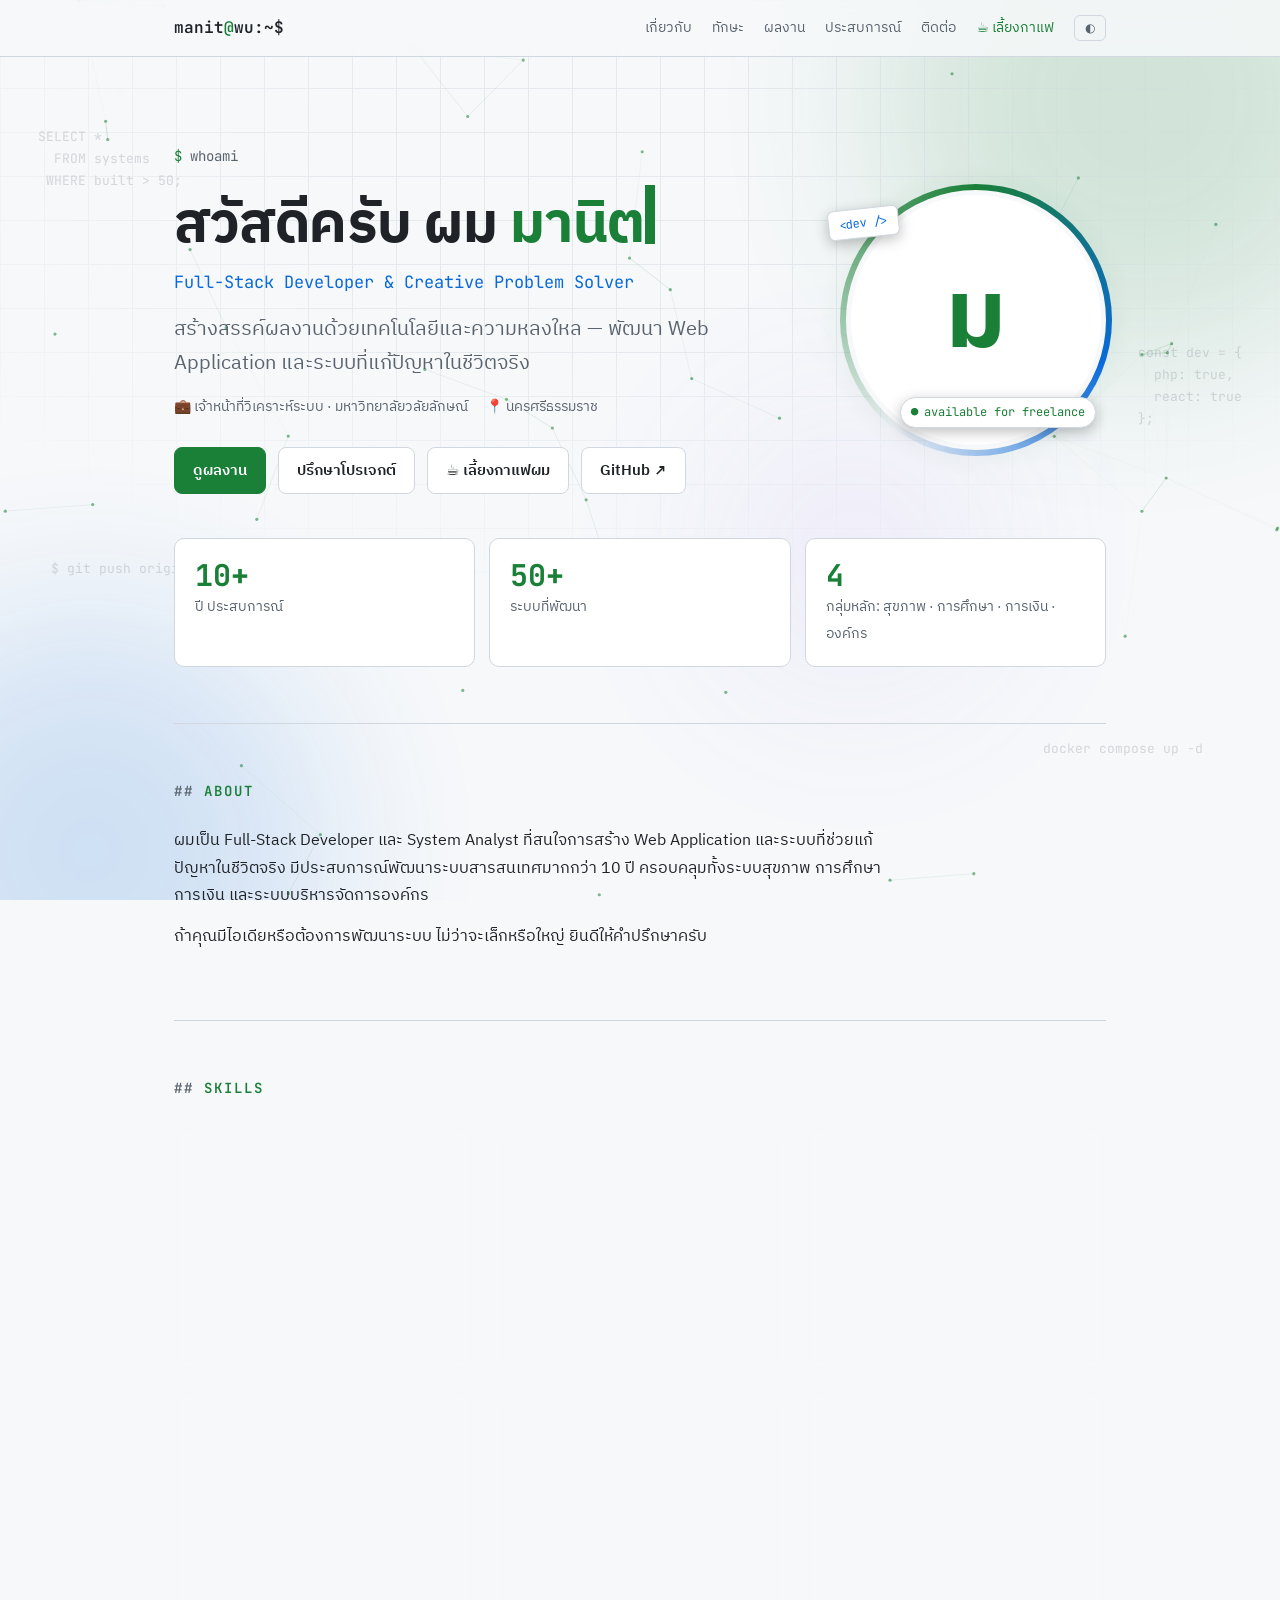
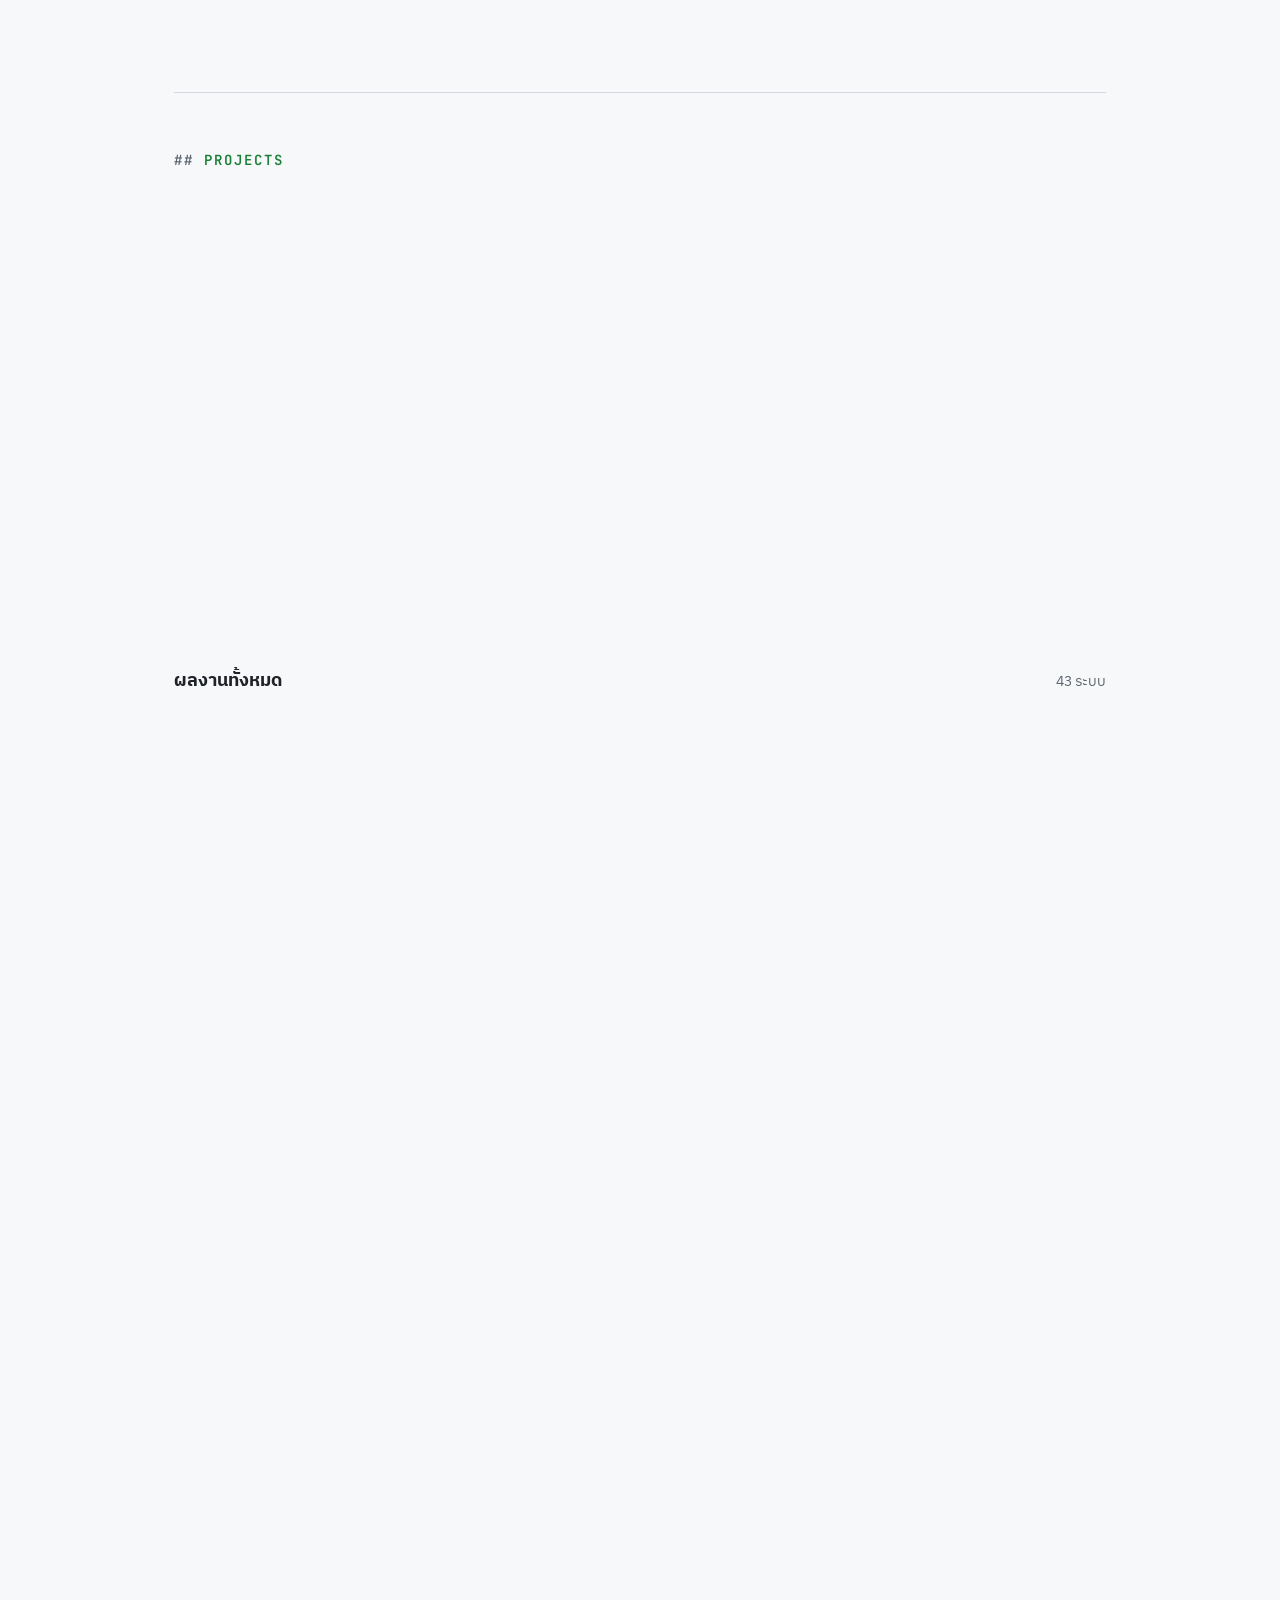
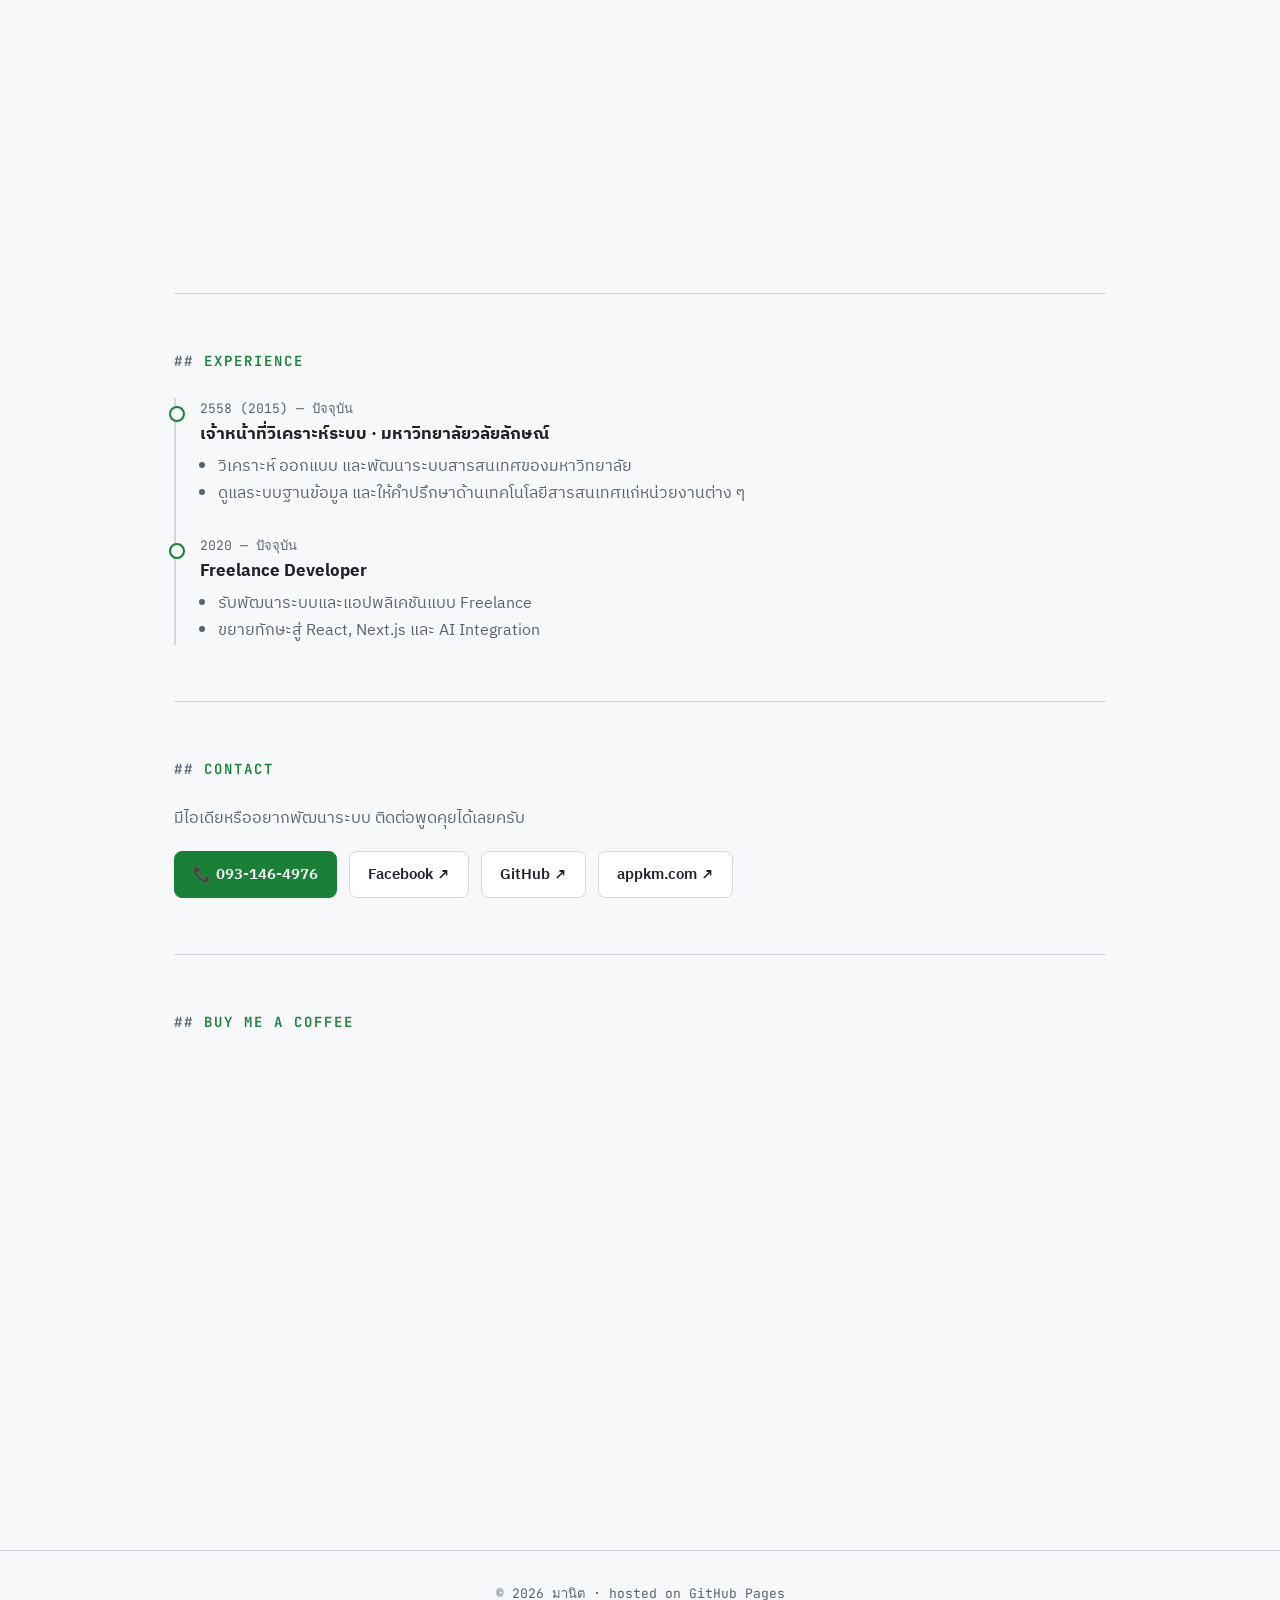
<file: index-classic.html>
<!DOCTYPE html>
<html lang="th">
<head>
<meta charset="UTF-8">
<meta name="viewport" content="width=device-width, initial-scale=1.0">
<title>มานิต (Manit) — Full-Stack Developer & System Analyst</title>
<meta name="description" content="มานิต — Full-Stack Developer และเจ้าหน้าที่วิเคราะห์ระบบ มหาวิทยาลัยวลัยลักษณ์ ประสบการณ์กว่า 10 ปี พัฒนาระบบสารสนเทศมาแล้ว 50+ ระบบ">
<meta property="og:title" content="มานิต (Manit) — Full-Stack Developer & System Analyst">
<meta property="og:description" content="ประสบการณ์พัฒนาระบบสารสนเทศกว่า 10 ปี · 50+ ระบบ · มหาวิทยาลัยวลัยลักษณ์">
<link rel="preconnect" href="https://fonts.googleapis.com">
<link rel="preconnect" href="https://fonts.gstatic.com" crossorigin>
<link href="https://fonts.googleapis.com/css2?family=IBM+Plex+Sans+Thai:wght@300;400;600;700&family=JetBrains+Mono:wght@400;600&display=swap" rel="stylesheet">
<style>
  :root{
    --bg:#0d1117; --panel:#161b22; --line:#262d36; --text:#e6edf3; --muted:#8b949e;
    --accent:#3fb950; --accent2:#58a6ff; --track:#21262d;
    --mono:'JetBrains Mono',ui-monospace,monospace; --sans:'IBM Plex Sans Thai',system-ui,sans-serif;
  }
  [data-theme="light"]{
    --bg:#f6f8fa; --panel:#ffffff; --line:#d0d7de; --text:#1f2328; --muted:#59636e;
    --accent:#1a7f37; --accent2:#0969da; --track:#eaeef2;
  }
  *{box-sizing:border-box;margin:0;padding:0}
  html{scroll-behavior:smooth}
  body{background:var(--bg);color:var(--text);font-family:var(--sans);line-height:1.7;font-size:16px}
  a{color:var(--accent2);text-decoration:none}
  a:hover{text-decoration:underline}
  .wrap{max-width:980px;margin:0 auto;padding:0 24px}

  /* background layers */
  .bg{position:fixed;inset:0;z-index:-1;pointer-events:none;overflow:hidden}
  .bg-grid{position:absolute;inset:0;background-image:linear-gradient(var(--line) 1px,transparent 1px),linear-gradient(90deg,var(--line) 1px,transparent 1px);background-size:44px 44px;opacity:.45;-webkit-mask-image:radial-gradient(ellipse 80% 60% at 50% 20%,#000 30%,transparent 80%);mask-image:radial-gradient(ellipse 80% 60% at 50% 20%,#000 30%,transparent 80%)}
  .orb{position:absolute;border-radius:50%;filter:blur(90px);opacity:.28;animation:float 18s ease-in-out infinite}
  .orb.a{width:520px;height:520px;background:var(--accent);top:-160px;right:-120px}
  .orb.b{width:460px;height:460px;background:var(--accent2);bottom:-180px;left:-140px;animation-delay:-9s}
  .orb.c{width:300px;height:300px;background:#a371f7;top:45%;left:55%;opacity:.14;animation-delay:-5s}
  [data-theme="light"] .orb{opacity:.16}
  [data-theme="light"] .orb.c{opacity:.08}
  #net{position:absolute;inset:0;width:100%;height:100%}
  .code-float{position:absolute;font-family:var(--mono);font-size:13px;color:var(--muted);opacity:.22;white-space:pre;animation:drift 26s linear infinite}
  @keyframes float{0%,100%{transform:translate(0,0) scale(1)}50%{transform:translate(40px,30px) scale(1.08)}}
  @keyframes drift{from{transform:translateY(0)}to{transform:translateY(-60px)}}
  section,.card,.proj,.stat{position:relative}
  .card,.proj,.stat{background:color-mix(in srgb,var(--panel) 88%,transparent);backdrop-filter:blur(6px)}
  @media (prefers-reduced-motion:reduce){.orb,.code-float,.avatar::before{animation:none}}
  @media (max-width:760px){.code-float{display:none}}
  nav{position:sticky;top:0;z-index:10;background:color-mix(in srgb,var(--bg) 85%,transparent);backdrop-filter:blur(8px);border-bottom:1px solid var(--line)}
  nav .wrap{display:flex;align-items:center;justify-content:space-between;height:56px}
  .logo{font-family:var(--mono);font-weight:600;color:var(--text)}
  .logo span{color:var(--accent)}
  .links{display:flex;gap:20px;align-items:center;font-size:14px}
  .links a{color:var(--muted)}
  .links a:hover{color:var(--text);text-decoration:none}
  .btn-ghost{background:none;border:1px solid var(--line);color:var(--muted);border-radius:6px;padding:4px 10px;font-family:var(--mono);font-size:12px;cursor:pointer}
  .btn-ghost:hover{color:var(--text);border-color:var(--muted)}

  .hero{padding-top:88px;padding-bottom:56px}
  .prompt{font-family:var(--mono);color:var(--muted);font-size:14px;margin-bottom:16px}
  .prompt b{color:var(--accent);font-weight:400}
  h1{font-size:clamp(36px,6vw,56px);line-height:1.15;font-weight:700;letter-spacing:-.5px}
  h1 .hl{color:var(--accent)}
  .role{margin-top:10px;font-family:var(--mono);font-size:clamp(14px,2vw,17px);color:var(--accent2)}
  .tagline{margin-top:16px;font-size:clamp(17px,2.2vw,20px);color:var(--muted);max-width:680px}
  .meta{margin-top:14px;color:var(--muted);font-size:14px;display:flex;gap:18px;flex-wrap:wrap}
  .cta{margin-top:28px;display:flex;gap:12px;flex-wrap:wrap}
  .btn{display:inline-block;padding:10px 18px;border-radius:8px;font-weight:600;font-size:15px;border:1px solid var(--line);color:var(--text);background:var(--panel)}
  .btn.primary{background:var(--accent);border-color:var(--accent);color:#fff}
  .btn:hover{text-decoration:none;filter:brightness(1.1)}
  .cursor{display:inline-block;width:10px;height:1.05em;background:var(--accent);vertical-align:-2px;animation:blink 1.1s steps(1) infinite}
  @keyframes blink{50%{opacity:0}}

  .hero-grid{display:grid;grid-template-columns:1fr auto;gap:48px;align-items:center}
  .avatar{position:relative;width:260px;height:260px;flex-shrink:0}
  .avatar::before{content:"";position:absolute;inset:-6px;border-radius:50%;background:conic-gradient(from 0deg,var(--accent),var(--accent2),transparent 60%,var(--accent));animation:spin 6s linear infinite;filter:blur(.5px)}
  .avatar::after{content:"";position:absolute;inset:-28px;border-radius:50%;background:radial-gradient(circle,color-mix(in srgb,var(--accent) 22%,transparent),transparent 70%);z-index:-1}
  .avatar .ph{position:absolute;inset:0;border-radius:50%;overflow:hidden;background:var(--panel);border:5px solid var(--bg);display:grid;place-items:center}
  .avatar img{width:100%;height:100%;object-fit:cover}
  .avatar .ini{font-size:96px;font-weight:700;color:var(--accent)}
  .avatar .badge-online{position:absolute;right:10px;bottom:22px;z-index:2;font-family:var(--mono);font-size:12px;background:var(--panel);border:1px solid var(--line);color:var(--accent);padding:4px 10px;border-radius:999px;box-shadow:0 4px 14px rgba(0,0,0,.25)}
  .avatar .badge-online::before{content:"●";margin-right:6px;animation:blink 1.6s steps(1) infinite}
  .avatar .code-tag{position:absolute;left:-18px;top:18px;z-index:2;font-family:var(--mono);font-size:12px;background:var(--panel);border:1px solid var(--line);color:var(--accent2);padding:4px 10px;border-radius:6px;transform:rotate(-6deg);box-shadow:0 4px 14px rgba(0,0,0,.25)}
  @keyframes spin{to{transform:rotate(360deg)}}
  @media (max-width:760px){.hero-grid{grid-template-columns:1fr}.avatar{width:180px;height:180px;order:-1;margin:0 auto 8px}.avatar .ini{font-size:64px}}
  .stats{display:grid;grid-template-columns:repeat(auto-fit,minmax(160px,1fr));gap:14px;margin-top:44px}
  .stat{background:var(--panel);border:1px solid var(--line);border-radius:10px;padding:18px 20px}
  .stat b{display:block;font-family:var(--mono);font-size:30px;color:var(--accent);line-height:1.2}
  .stat span{color:var(--muted);font-size:14px}

  section{padding:56px 0;border-top:1px solid var(--line)}
  h2{font-family:var(--mono);font-size:14px;font-weight:600;color:var(--accent);text-transform:uppercase;letter-spacing:2px;margin-bottom:24px}
  h2::before{content:"## ";color:var(--muted)}
  .about p{max-width:720px;margin-bottom:14px}

  .skills{display:grid;grid-template-columns:repeat(auto-fit,minmax(280px,1fr));gap:16px}
  .card{background:var(--panel);border:1px solid var(--line);border-radius:10px;padding:20px}
  .card h3{font-size:16px;margin-bottom:14px;display:flex;gap:8px;align-items:center}
  .card h3 i{font-style:normal;font-family:var(--mono);color:var(--accent2);font-size:12px}
  .sk{display:flex;justify-content:space-between;align-items:center;gap:10px;font-size:14px;padding:7px 0;border-bottom:1px dashed var(--line)}
  .sk:last-child{border-bottom:none}
  .badge{font-size:12px;font-weight:600;padding:2px 10px;border-radius:999px;white-space:nowrap;border:1px solid}
  .badge.l4{color:#fff;background:var(--accent);border-color:var(--accent)}
  .badge.l3{color:var(--accent);border-color:var(--accent)}
  .badge.l2{color:var(--accent2);border-color:var(--accent2)}
  .badge.l1{color:var(--muted);border-color:var(--line)}
  .featured{display:grid;grid-template-columns:repeat(auto-fit,minmax(280px,1fr));gap:16px}
  .proj{background:var(--panel);border:1px solid var(--line);border-radius:10px;padding:22px;transition:border-color .2s,transform .2s}
  .proj:hover{border-color:var(--accent);transform:translateY(-2px)}
  .proj h3{font-size:18px;margin-bottom:6px}
  .proj p{color:var(--muted);margin-bottom:12px;font-size:15px}
  .tags{display:flex;flex-wrap:wrap;gap:6px}
  .tag{font-family:var(--mono);font-size:12px;padding:3px 9px;border-radius:999px;border:1px solid var(--line);color:var(--muted)}

  .all-head{display:flex;justify-content:space-between;align-items:baseline;margin:40px 0 16px;flex-wrap:wrap;gap:8px}
  .all-head h3{font-size:18px}
  .all-head span{color:var(--muted);font-size:14px}
  .groups{display:grid;grid-template-columns:repeat(auto-fit,minmax(290px,1fr));gap:16px}
  .group h4{font-size:15px;margin-bottom:10px;color:var(--accent2)}
  .group ul{list-style:none;display:grid;gap:6px}
  .group li{font-size:14px;display:flex;justify-content:space-between;gap:10px;border-bottom:1px dashed var(--line);padding-bottom:6px}
  .group li:last-child{border-bottom:none}
  .group li small{font-family:var(--mono);font-size:11px;color:var(--muted);text-align:right;white-space:nowrap}

  .timeline{border-left:2px solid var(--line);padding-left:24px;display:grid;gap:28px}
  .tl{position:relative}
  .tl::before{content:"";position:absolute;left:-31px;top:8px;width:12px;height:12px;border-radius:50%;background:var(--bg);border:2px solid var(--accent)}
  .tl .when{font-family:var(--mono);font-size:13px;color:var(--muted)}
  .tl h3{font-size:17px}
  .tl ul{color:var(--muted);padding-left:18px;margin-top:4px}

  .contact{display:flex;gap:12px;flex-wrap:wrap}
  /* coffee */
  .coffee{display:grid;grid-template-columns:1.1fr .9fr;gap:24px;align-items:stretch}
  .coffee .card{padding:26px}
  .coffee h3{font-size:22px;margin-bottom:6px}
  .coffee .sub{color:var(--muted);margin-bottom:20px}
  .cups{display:grid;grid-template-columns:repeat(4,1fr);gap:10px;margin-bottom:16px}
  .cup{cursor:pointer;border:1px solid var(--line);background:var(--bg);color:var(--text);border-radius:10px;padding:12px 6px;text-align:center;font-family:var(--sans);transition:all .15s}
  .cup:hover{border-color:var(--accent)}
  .cup.on{border-color:var(--accent);background:color-mix(in srgb,var(--accent) 14%,transparent)}
  .cup .ic{font-size:22px;display:block;line-height:1.3}
  .cup b{display:block;font-size:15px}
  .cup small{color:var(--muted);font-size:12px}
  .custom{display:flex;flex-wrap:wrap;align-items:center;gap:10px;white-space:nowrap;margin-bottom:18px;color:var(--muted);font-size:14px}
  .stepper{display:flex;align-items:center;border:1px solid var(--line);border-radius:8px;overflow:hidden}
  .stepper button{background:var(--bg);border:none;color:var(--text);width:36px;height:36px;font-size:18px;cursor:pointer}
  .stepper button:hover{background:var(--track)}
  .stepper input{width:56px;height:36px;border:none;border-left:1px solid var(--line);border-right:1px solid var(--line);background:var(--panel);color:var(--text);text-align:center;font-family:var(--mono);font-size:15px;-moz-appearance:textfield}
  .stepper input::-webkit-inner-spin-button{-webkit-appearance:none}
  .total{display:flex;justify-content:space-between;align-items:baseline;border-top:1px dashed var(--line);padding-top:16px}
  .total span{color:var(--muted)}
  .total b{font-family:var(--mono);font-size:30px;color:var(--accent)}
  .qrbox{display:flex;flex-direction:column;align-items:center;justify-content:center;text-align:center;gap:10px}
  .pp-head{background:#003d6a;color:#fff;font-weight:700;letter-spacing:.5px;padding:6px 16px;border-radius:8px 8px 0 0;width:240px;font-size:14px}
  .qr{background:#fff;padding:14px;border-radius:0 0 8px 8px;width:240px;height:240px;display:grid;place-items:center;margin-top:-10px}
  .qr svg,.qr img{width:100%;height:100%;display:block}
  .qr-amt{font-family:var(--mono);font-size:20px;font-weight:600}
  .qr-to{color:var(--muted);font-size:13px}
  .steam{display:inline-block;animation:steam 2s ease-in-out infinite}
  @keyframes steam{0%,100%{transform:translateY(0)}50%{transform:translateY(-3px)}}
  @media (max-width:760px){.coffee{grid-template-columns:1fr}.cups{grid-template-columns:repeat(2,1fr)}}
  footer{padding:32px 0 48px;border-top:1px solid var(--line);color:var(--muted);font-family:var(--mono);font-size:13px;text-align:center}
  @media (max-width:640px){.links a{display:none}.hero{padding-top:60px;padding-bottom:40px}}
</style>
</head>
<body>
<div class="bg" aria-hidden="true">
  <div class="orb a"></div><div class="orb b"></div><div class="orb c"></div>
  <div class="bg-grid"></div>
  <canvas id="net"></canvas>
  <div class="code-float" style="top:14%;left:3%">SELECT *
  FROM systems
 WHERE built &gt; 50;</div>
  <div class="code-float" style="top:62%;left:4%;animation-delay:-8s">$ git push origin main</div>
  <div class="code-float" style="top:38%;right:3%;animation-delay:-14s">const dev = {
  php: true,
  react: true
};</div>
  <div class="code-float" style="top:82%;right:6%;animation-delay:-4s">docker compose up -d</div>
</div>

<nav>
  <div class="wrap">
    <a href="#" class="logo">manit<span>@</span>wu:~$</a>
    <div class="links">
      <a href="#about">เกี่ยวกับ</a>
      <a href="#skills">ทักษะ</a>
      <a href="#projects">ผลงาน</a>
      <a href="#experience">ประสบการณ์</a>
      <a href="#contact">ติดต่อ</a>
      <a href="#coffee" style="color:var(--accent)">☕ เลี้ยงกาแฟ</a>
      <button class="btn-ghost" id="themeBtn" aria-label="สลับธีม">◐</button>
    </div>
  </div>
</nav>

<header class="hero wrap">
 <div class="hero-grid">
 <div>
  <div class="prompt"><b>$</b> whoami</div>
  <h1>สวัสดีครับ ผม <span class="hl">มานิต</span><span class="cursor"></span></h1>
  <div class="role">Full-Stack Developer &amp; Creative Problem Solver</div>
  <p class="tagline">สร้างสรรค์ผลงานด้วยเทคโนโลยีและความหลงใหล — พัฒนา Web Application และระบบที่แก้ปัญหาในชีวิตจริง</p>
  <div class="meta">
    <span>💼 เจ้าหน้าที่วิเคราะห์ระบบ · มหาวิทยาลัยวลัยลักษณ์</span>
    <span>📍 นครศรีธรรมราช</span>
  </div>
  <div class="cta">
    <a class="btn primary" href="#projects">ดูผลงาน</a>
    <a class="btn" href="#contact">ปรึกษาโปรเจกต์</a>
    <a class="btn" href="#coffee">☕ เลี้ยงกาแฟผม</a>
    <a class="btn" href="https://github.com/manitgithub" target="_blank" rel="noopener">GitHub ↗</a>
  </div>
  </div>
  <div class="avatar">
    <div class="ph"><img src="https://github.com/manitgithub.png?size=520" alt="มานิต" onerror="this.replaceWith(Object.assign(document.createElement('span'),{className:'ini',textContent:'ม'}))"></div>
    <span class="code-tag">&lt;dev /&gt;</span>
    <span class="badge-online">available for freelance</span>
  </div>
 </div>
  <div class="stats">
    <div class="stat"><b>10+</b><span>ปี ประสบการณ์</span></div>
    <div class="stat"><b>50+</b><span>ระบบที่พัฒนา</span></div>
    <div class="stat"><b>4</b><span>กลุ่มหลัก: สุขภาพ · การศึกษา · การเงิน · องค์กร</span></div>
  </div>
</header>

<main class="wrap">

  <section id="about" class="about">
    <h2>About</h2>
    <p>ผมเป็น Full-Stack Developer และ System Analyst ที่สนใจการสร้าง Web Application และระบบที่ช่วยแก้ปัญหาในชีวิตจริง มีประสบการณ์พัฒนาระบบสารสนเทศมากกว่า 10 ปี ครอบคลุมทั้งระบบสุขภาพ การศึกษา การเงิน และระบบบริหารจัดการองค์กร</p>
    <p>ถ้าคุณมีไอเดียหรือต้องการพัฒนาระบบ ไม่ว่าจะเล็กหรือใหญ่ ยินดีให้คำปรึกษาครับ</p>
  </section>

  <section id="skills">
    <h2>Skills</h2>
    <div class="skills" id="skillGrid"></div>
  </section>

  <section id="projects">
    <h2>Projects</h2>
    <div class="featured">
      <article class="proj">
        <h3>Mobile Applications WU Thasala</h3>
        <p>แอปพลิเคชันมือถือของมหาวิทยาลัยวลัยลักษณ์</p>
        <div class="tags"><span class="tag">React Native</span><span class="tag">API Integration</span><span class="tag">Cross-Platform</span></div>
      </article>
      <article class="proj">
        <h3>ระบบ Payment Gateway</h3>
        <p>ระบบชำระเงินออนไลน์แบบ Real-time</p>
        <div class="tags"><span class="tag">Payment Gateway</span><span class="tag">Security</span></div>
      </article>
      <article class="proj">
        <h3>ระบบ AI ประเมินผู้สูงอายุ</h3>
        <p>ระบบช่วยประเมินสุขภาพผู้สูงอายุด้วย AI</p>
        <div class="tags"><span class="tag">Python</span><span class="tag">AI/ML</span><span class="tag">Healthcare</span></div>
      </article>
      <article class="proj">
        <h3>n8n Workflow Automation</h3>
        <p>ระบบอัตโนมัติเชื่อมต่อแอปพลิเคชันต่าง ๆ เข้าด้วยกัน</p>
        <div class="tags"><span class="tag">n8n</span><span class="tag">API Integration</span></div>
      </article>
      <article class="proj">
        <h3>Dashboard Analytics</h3>
        <p>ระบบแสดงผลข้อมูลแบบ Real-time</p>
        <div class="tags"><span class="tag">React</span><span class="tag">Chart.js</span></div>
      </article>
      <article class="proj">
        <h3>TCNAP Plus</h3>
        <p>ระบบบริหารข้อมูลและรายงานผลตามมาตรฐาน</p>
        <div class="tags"><span class="tag">PHP</span><span class="tag">MongoDB</span><span class="tag">Bootstrap</span></div>
      </article>
    </div>

    <div class="all-head"><h3>ผลงานทั้งหมด</h3><span id="count"></span></div>
    <div class="groups" id="groups"></div>
  </section>

  <section id="experience">
    <h2>Experience</h2>
    <div class="timeline">
      <div class="tl">
        <div class="when">2558 (2015) — ปัจจุบัน</div>
        <h3>เจ้าหน้าที่วิเคราะห์ระบบ · มหาวิทยาลัยวลัยลักษณ์</h3>
        <ul>
          <li>วิเคราะห์ ออกแบบ และพัฒนาระบบสารสนเทศของมหาวิทยาลัย</li>
          <li>ดูแลระบบฐานข้อมูล และให้คำปรึกษาด้านเทคโนโลยีสารสนเทศแก่หน่วยงานต่าง ๆ</li>
        </ul>
      </div>
      <div class="tl">
        <div class="when">2020 — ปัจจุบัน</div>
        <h3>Freelance Developer</h3>
        <ul>
          <li>รับพัฒนาระบบและแอปพลิเคชันแบบ Freelance</li>
          <li>ขยายทักษะสู่ React, Next.js และ AI Integration</li>
        </ul>
      </div>
    </div>
  </section>

  <section id="contact">
    <h2>Contact</h2>
    <p style="color:var(--muted);margin-bottom:18px">มีไอเดียหรืออยากพัฒนาระบบ ติดต่อพูดคุยได้เลยครับ</p>
    <div class="contact">
      <a class="btn primary" href="tel:0931464976">📞 093-146-4976</a>
      <a class="btn" href="https://www.facebook.com/charib.chipchip" target="_blank" rel="noopener">Facebook ↗</a>
      <a class="btn" href="https://github.com/manitgithub" target="_blank" rel="noopener">GitHub ↗</a>
      <a class="btn" href="https://appkm.com" target="_blank" rel="noopener">appkm.com ↗</a>
    </div>
  </section>

  <section id="coffee">
    <h2>Buy me a coffee</h2>
    <div class="coffee">
      <div class="card">
        <h3><span class="steam">☕</span> เลี้ยงกาแฟผมสักแก้ว</h3>
        <p class="sub">ถ้าผลงานหรือคำแนะนำของผมมีประโยชน์ เลี้ยงกาแฟเป็นกำลังใจได้นะครับ ขอบคุณมากครับ 🙏</p>
        <div class="cups" id="cups"></div>
        <div class="custom">
          <span>หรือเลือกเอง</span>
          <div class="stepper">
            <button type="button" id="minus" aria-label="ลด">−</button>
            <input type="number" id="qty" min="1" max="99" value="1" aria-label="จำนวนแก้ว">
            <button type="button" id="plus" aria-label="เพิ่ม">+</button>
          </div>
          <span>แก้ว × <b id="unit"></b> บาท</span>
        </div>
        <div class="total"><span>รวม</span><b id="total"></b></div>
      </div>
      <div class="card qrbox">
        <div class="pp-head">PromptPay · พร้อมเพย์</div>
        <div class="qr" id="qr"></div>
        <div class="qr-amt" id="qrAmt"></div>
        <div class="qr-to">สแกนด้วยแอปธนาคารใดก็ได้ · โอนเข้า 093-146-4976</div>
      </div>
    </div>
  </section>

</main>

<footer>© <span id="yr"></span> มานิต · hosted on GitHub Pages</footer>

<script>
const skills = [
  ["System Analysis & Design", [["System Analysis",95],["Database Design",90],["UML & ERD",85],["Requirements Analysis",90]]],
  ["Backend Development", [["PHP",95],["Yii Framework",90],["Node.js",75],["API Development",85]]],
  ["Frontend Development", [["HTML/CSS",95],["JavaScript",90],["React",80],["Bootstrap",90]]],
  ["Database Management", [["MySQL",95],["PostgreSQL",85],["MongoDB",75],["Database Optimization",85]]],
  ["Tools & Methodologies", [["Git/GitHub",90],["Agile/Scrum",80],["Docker",70],["Problem Solving",95]]],
  ["Emerging Technologies", [["AI Integration",70],["Cloud Services",65],["Microservices",60],["DevOps",65]]],
];
const groups = [
  ["แอปพลิเคชันและระบบเด่น", [
    ["Mobile Applications WU Thasala","React Native"],["ระบบ Payment Gateway จ่ายเงิน","Real-time"],
    ["n8n Workflow Automation","n8n"],["ระบบ AI ช่วยเหลือประเมินผู้สูงอายุ","Python · AI/ML"],
    ["Dashboard Analytics","React · Chart.js"],["TCNAP Plus","PHP · MongoDB"]]],
  ["E-Commerce, POS และคลังสินค้า", [
    ["ระบบขายสินค้าออนไลน์","E-Commerce"],["ระบบ POS","PHP · MySQL"],["ระบบบริหารคลังสต๊อค","Yii · MySQL"],
    ["ระบบคลังพัสดุ หน่วยงานรัฐ","PHP · MySQL"],["ระบบตรวจนับพัสดุ","Barcode"]]],
  ["การศึกษาและมหาวิทยาลัย", [
    ["ระบบจัดการงานวิจัย","PHP · MySQL"],["ระบบคลังวิจัย","Search Engine"],["ระบบงานวิจัยเชิงคุณภาพ","KPI Tracking"],
    ["ระบบสหกิจศึกษา","React · Node.js"],["ระบบศิษย์เก่า","React · PostgreSQL"],["ระบบบัณฑิตคนดี","Yii · MySQL"],
    ["ระบบบริหารหลักสูตร","PHP · TQF"],["ระบบจองหอพักนักศึกษา","PHP · MySQL"],
    ["ระบบส่ง SMS เข้าเรียนสาย/ไม่เข้าเรียน","SMS Gateway"],["ระบบลงทะเบียนงานโอลิมปิกวิชาการ","PHP · MySQL"]]],
  ["สุขภาพและโรงพยาบาล", [
    ["ระบบงานคลีนิค","PHP · MySQL"],["ระบบจองคิวโรงพยาบาล","SMS"],
    ["ระบบบริหารงานบุคลากรโรงพยาบาล","PHP · MySQL"],["ระบบฐานข้อมูลชุมชน","PHP · MySQL"]]],
  ["บริหารองค์กรและทรัพยากรบุคคล", [
    ["ระบบบริหารงานบุคคล","Payroll"],["ระบบบริหารกองทุนสวัสดิการ","PHP · MySQL"],
    ["ระบบจัดการบริษัททำความสะอาด","PHP · MySQL"],["ระบบจัดเก็บข้อมูลแรงงานต่างดาว","PHP · MySQL"]]],
  ["อีเวนต์ การจอง และบริการ", [
    ["ระบบจัดการงานอีเวนต์","Yii · PDF"],["ระบบเช็คอินเข้างานผ่าน ThaiD","ThaiD API"],["ระบบจองรถออนไลน์","PHP · JS"],
    ["ระบบจองสนาม","Yii · Calendar"],["ระบบจองหอพัก","PHP · MySQL"],["ตู้บริการรหัสไวไฟ","PHP · API"]]],
  ["ภาครัฐ การเลือกตั้ง และการเกษตร", [
    ["ระบบเลือกตั้งออนไลน์","E-Voting"],["ระบบรายงานผลคะแนนเลือกตั้งท้องถิ่น","Real-time"],
    ["ระบบประกาศราคากลาง","Procurement"],["ระบบรับซื้อไม้ยางพารา","PHP · MySQL"],
    ["ระบบรับซื้อน้ำยางพารา","PHP · MySQL"],["ระบบงานพืชสวนโลก","PHP · MySQL"]]],
  ["อื่น ๆ", [["ระบบย่อลิงค์","URL Shortener"],["ระบบจัดเก็บข้อมูลสื่อ","Media Mgmt"]]],
];

const esc = s => s.replace(/[&<>]/g, c => ({'&':'&amp;','<':'&lt;','>':'&gt;'}[c]));
const LEVELS = [[90,4,'เชี่ยวชาญ'],[80,3,'ชำนาญ'],[70,2,'ถนัด'],[0,1,'พอได้']];
const level = v => LEVELS.find(([min]) => v >= min);
document.getElementById('skillGrid').innerHTML = skills.map(([title, items], i) => `
  <div class="card"><h3><i>0${i+1}</i> ${esc(title)}</h3>
  ${items.map(([n,v]) => { const [,d,l] = level(v); return `<div class="sk">${esc(n)}<span class="badge l${d}">${l}</span></div>`; }).join('')}
  </div>`).join('');

let total = 0;
document.getElementById('groups').innerHTML = groups.map(([g, items]) => { total += items.length; return `
  <div class="card group"><h4>${esc(g)}</h4><ul>
  ${items.map(([n,t]) => `<li>${esc(n)}<small>${esc(t)}</small></li>`).join('')}
  </ul></div>`; }).join('');
document.getElementById('count').textContent = total + ' ระบบ';



document.getElementById('yr').textContent = new Date().getFullYear();
const html = document.documentElement;
const store = { get:k=>{try{return localStorage.getItem(k)}catch(e){return null}}, set:(k,v)=>{try{localStorage.setItem(k,v)}catch(e){}} };
function setTheme(t){ t==='light' ? html.dataset.theme='light' : delete html.dataset.theme; store.set('theme',t); }
document.getElementById('themeBtn').onclick = () => setTheme(html.dataset.theme==='light'?'dark':'light');
setTheme(store.get('theme') || (matchMedia('(prefers-color-scheme: light)').matches?'light':'dark'));

// particle network background
(() => {
  const c = document.getElementById('net'), x = c.getContext('2d');
  if (matchMedia('(prefers-reduced-motion: reduce)').matches) return;
  let W, H, pts = [], dpr = Math.min(devicePixelRatio || 1, 2);
  const N = () => Math.min(70, Math.floor(innerWidth * innerHeight / 22000));
  function size(){ W = c.width = innerWidth * dpr; H = c.height = innerHeight * dpr;
    pts = Array.from({length:N()}, () => ({x:Math.random()*W, y:Math.random()*H, vx:(Math.random()-.5)*.25*dpr, vy:(Math.random()-.5)*.25*dpr})); }
  const col = () => getComputedStyle(document.documentElement).getPropertyValue('--accent').trim() || '#3fb950';
  let color = col(); new MutationObserver(() => color = col()).observe(document.documentElement, {attributes:true});
  const mouse = {x:-1e9, y:-1e9};
  addEventListener('mousemove', e => { mouse.x = e.clientX*dpr; mouse.y = e.clientY*dpr; });
  function tick(){
    x.clearRect(0,0,W,H); const R = 140*dpr;
    for (const p of pts){ p.x += p.vx; p.y += p.vy; if (p.x<0||p.x>W) p.vx*=-1; if (p.y<0||p.y>H) p.vy*=-1; }
    x.strokeStyle = color; x.fillStyle = color;
    for (let i=0;i<pts.length;i++){ const a = pts[i];
      for (let j=i+1;j<pts.length;j++){ const b = pts[j], d = Math.hypot(a.x-b.x, a.y-b.y);
        if (d<R){ x.globalAlpha = (1-d/R)*.25; x.lineWidth = dpr*.8; x.beginPath(); x.moveTo(a.x,a.y); x.lineTo(b.x,b.y); x.stroke(); } }
      const dm = Math.hypot(a.x-mouse.x, a.y-mouse.y);
      if (dm<R*1.4){ x.globalAlpha = (1-dm/(R*1.4))*.5; x.beginPath(); x.moveTo(a.x,a.y); x.lineTo(mouse.x,mouse.y); x.stroke(); }
      x.globalAlpha = .55; x.beginPath(); x.arc(a.x,a.y,1.6*dpr,0,7); x.fill(); }
    x.globalAlpha = 1; requestAnimationFrame(tick);
  }
  size(); addEventListener('resize', size); tick();
})();
</script>
<script src="qrcode.js"></script>
<script>
// Buy me a coffee — PromptPay QR (EMVCo)
(() => {
  const PHONE = '0931464976', PRICE = 50;
  const OPTIONS = [[1,'☕','แก้วเดียว'],[2,'☕☕','สองแก้ว'],[3,'🍰','กาแฟ+เค้ก'],[5,'🚀','ทั้งทีม']];
  const f = (id, v) => id + String(v.length).padStart(2,'0') + v;
  function crc16(str){ let crc = 0xFFFF;
    for (const b of new TextEncoder().encode(str)) { crc ^= b << 8;
      for (let i=0;i<8;i++) crc = (crc & 0x8000) ? ((crc << 1) ^ 0x1021) & 0xFFFF : (crc << 1) & 0xFFFF; }
    return crc.toString(16).toUpperCase().padStart(4,'0'); }
  function payload(amount){
    const acct = '0066' + PHONE.replace(/^0/,'');
    let p = f('00','01') + f('01','12') + f('29', f('00','A000000677010111') + f('01', acct))
          + f('53','764') + f('54', amount.toFixed(2)) + f('58','TH') + '6304';
    return p + crc16(p);
  }
  const $ = id => document.getElementById(id);
  const qty = $('qty'); $('unit').textContent = PRICE;
  $('cups').innerHTML = OPTIONS.map(([n,ic,l]) =>
    `<button type="button" class="cup" data-n="${n}"><span class="ic">${ic}</span><b>${n} แก้ว</b><small>${l} · ${n*PRICE}฿</small></button>`).join('');
  function render(){
    let n = Math.max(1, Math.min(99, parseInt(qty.value) || 1)); qty.value = n;
    const amt = n * PRICE;
    document.querySelectorAll('.cup').forEach(c => c.classList.toggle('on', +c.dataset.n === n));
    $('total').textContent = amt.toLocaleString('th-TH') + ' ฿';
    $('qrAmt').textContent = '฿ ' + amt.toLocaleString('th-TH', {minimumFractionDigits:2});
    if (window.qrcode) { const q = qrcode(0, 'M'); q.addData(payload(amt)); q.make();
      $('qr').innerHTML = q.createSvgTag({cellSize:4, margin:0, scalable:true}); }
  }
  $('cups').addEventListener('click', e => { const b = e.target.closest('.cup'); if (b) { qty.value = b.dataset.n; render(); } });
  $('minus').onclick = () => { qty.value = (+qty.value||1) - 1; render(); };
  $('plus').onclick = () => { qty.value = (+qty.value||1) + 1; render(); };
  qty.addEventListener('input', render);
  window.__pp = payload; render();
})();
</script>
</body>
</html>
</file>
